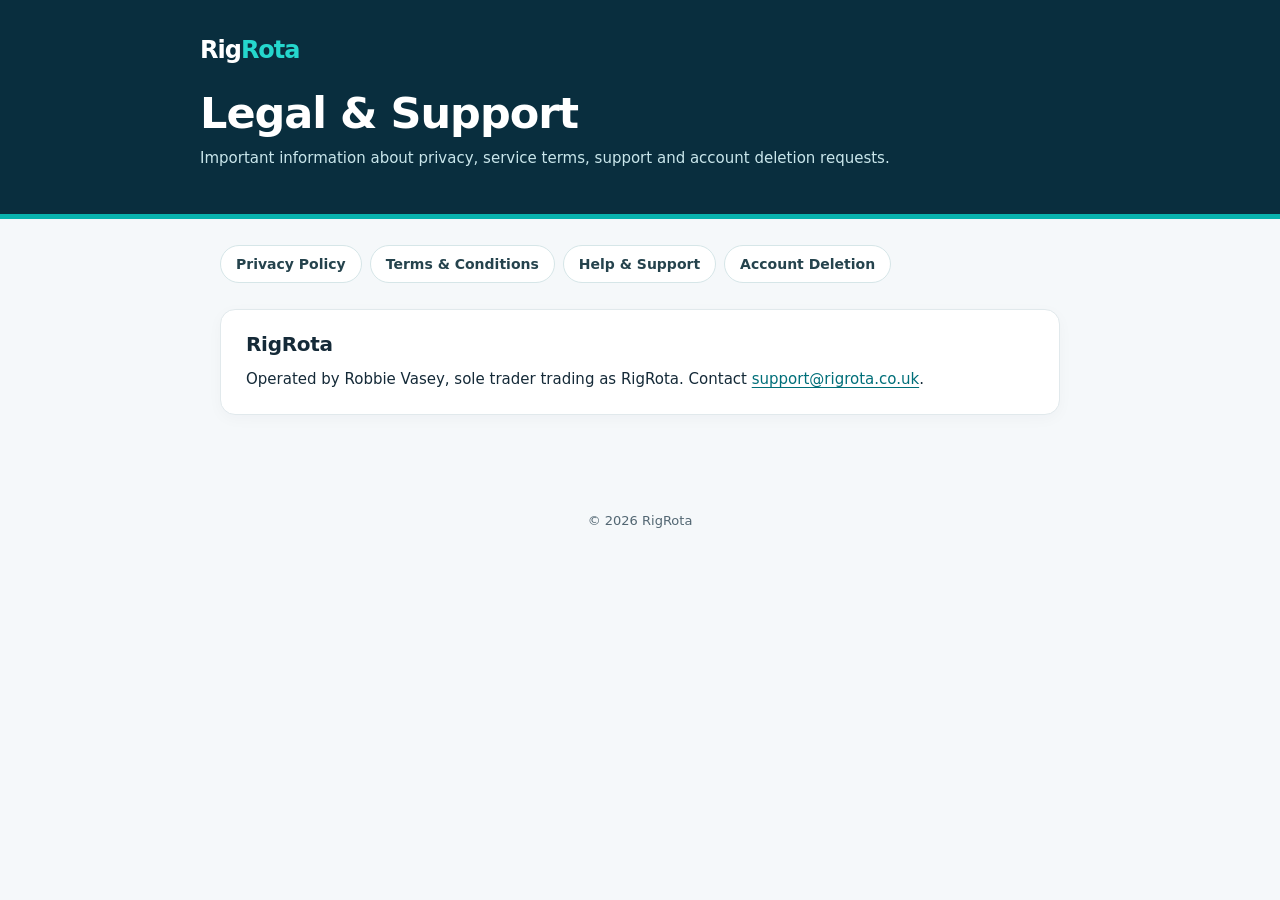
<file: index.html>
<!doctype html><html lang="en-GB"><head><meta charset="utf-8"><meta name="viewport" content="width=device-width,initial-scale=1"><title>RigRota Legal & Support</title><link rel="stylesheet" href="styles.css"></head><body><header><div class="wrap"><div class="brand">Rig<span>Rota</span></div><h1>Legal & Support</h1><p>Important information about privacy, service terms, support and account deletion requests.</p></div></header><main><nav class="nav"><a href="privacy/">Privacy Policy</a><a href="terms/">Terms & Conditions</a><a href="support/">Help & Support</a><a href="delete-account/">Account Deletion</a></nav><section><h2>RigRota</h2><p>Operated by Robbie Vasey, sole trader trading as RigRota. Contact <a href="mailto:support@rigrota.co.uk">support@rigrota.co.uk</a>.</p></section></main><footer>© 2026 RigRota</footer></body></html>
</file>
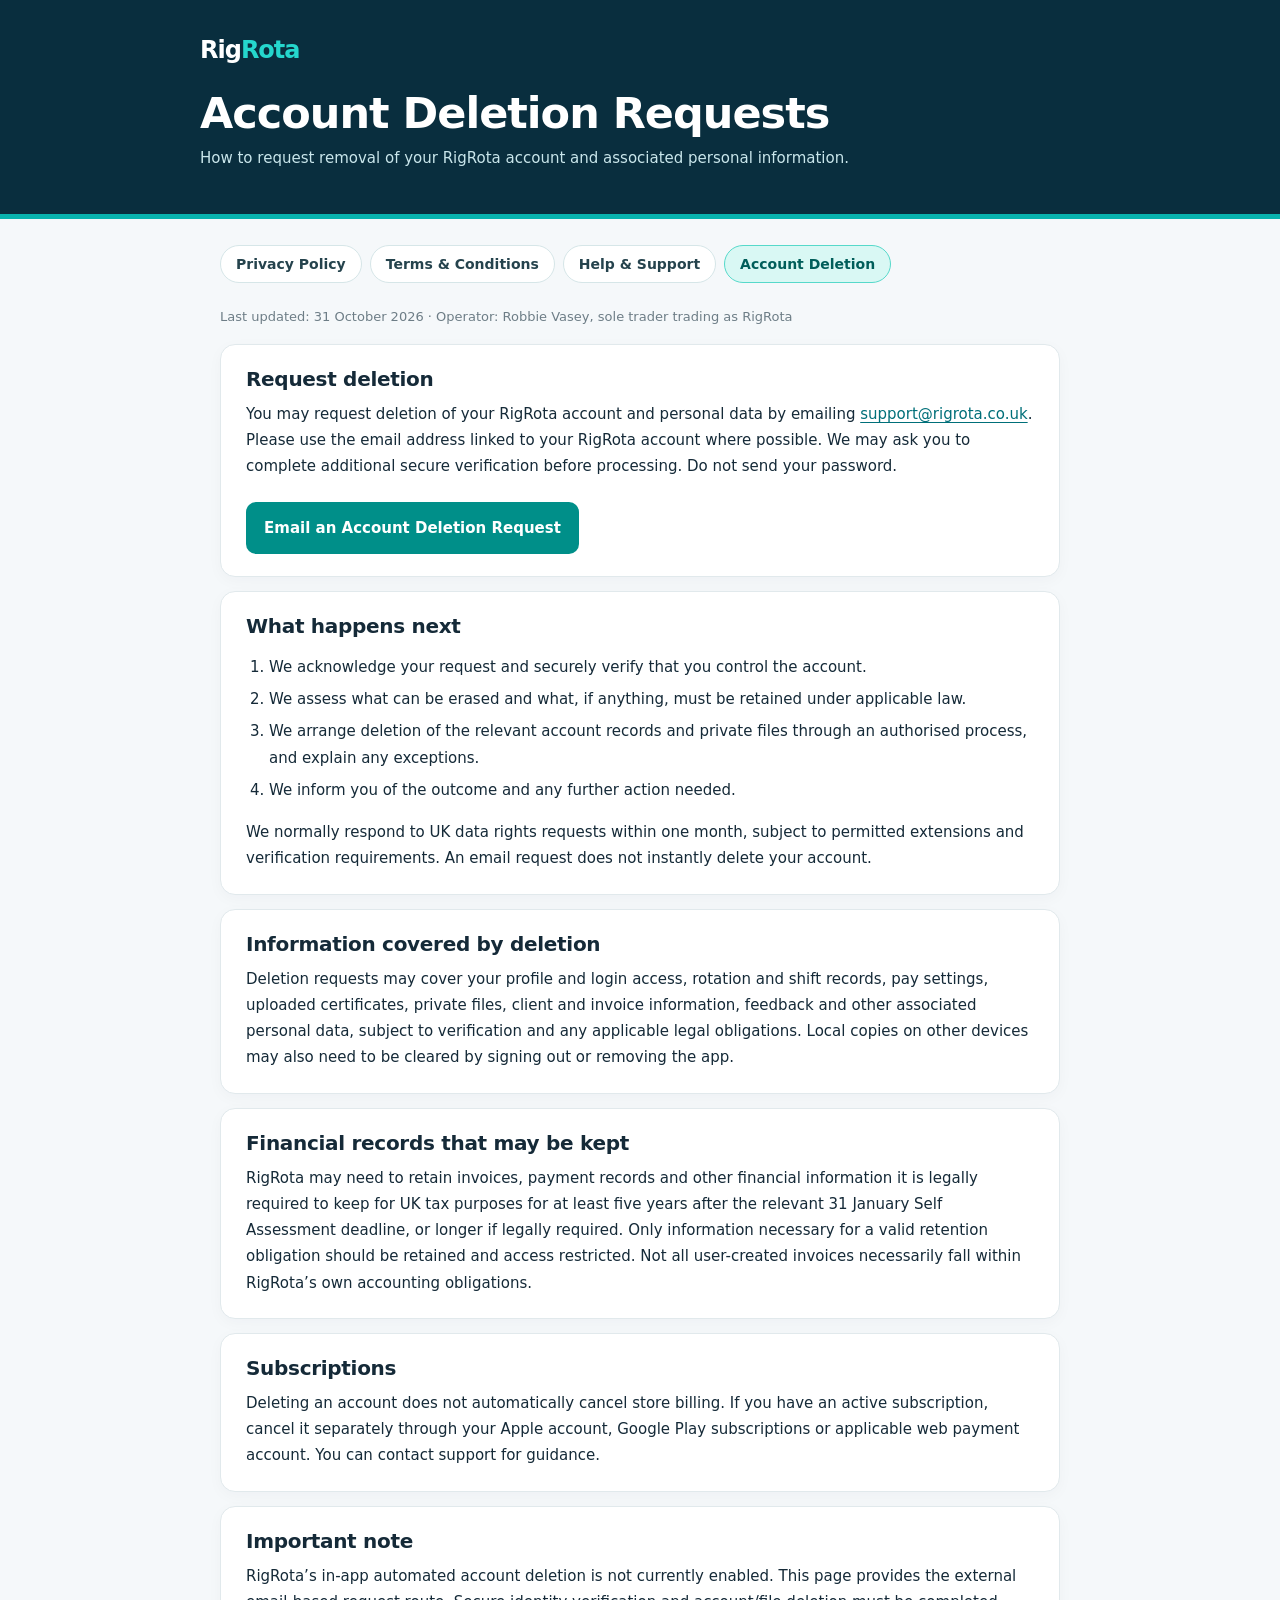
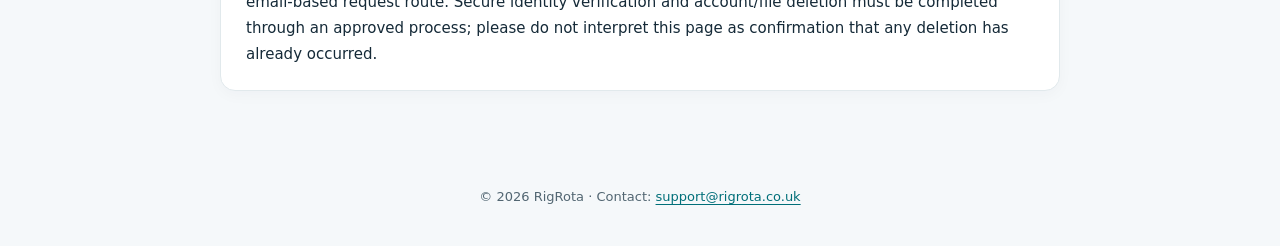
<file: delete-account/index.html>
<!doctype html><html lang="en-GB"><head><meta charset="utf-8"><meta name="viewport" content="width=device-width,initial-scale=1"><title>Account Deletion Requests | RigRota</title><meta name="description" content="How to request removal of your RigRota account and associated personal information."><link rel="stylesheet" href="../styles.css"></head>
<body><header><div class="wrap"><a class="brand" href="../">Rig<span>Rota</span></a><h1>Account Deletion Requests</h1><p>How to request removal of your RigRota account and associated personal information.</p></div></header><main><nav class="nav" aria-label="Legal pages"><a href="../privacy/">Privacy Policy</a><a href="../terms/">Terms &amp; Conditions</a><a href="../support/">Help &amp; Support</a><a href="../delete-account/" aria-current="page">Account Deletion</a></nav><div class="meta">Last updated: 31 October 2026 · Operator: Robbie Vasey, sole trader trading as RigRota</div><section><h2>Request deletion</h2><p>You may request deletion of your RigRota account and personal data by emailing <a href="mailto:support@rigrota.co.uk">support@rigrota.co.uk</a>. Please use the email address linked to your RigRota account where possible. We may ask you to complete additional secure verification before processing. Do not send your password.</p><p><a class="cta" href="mailto:support@rigrota.co.uk?subject=RigRota%20Account%20Deletion%20Request&body=I%20request%20deletion%20of%20my%20RigRota%20account.%20Please%20advise%20on%20identity%20verification%20and%20the%20deletion%20process.">Email an Account Deletion Request</a></p></section><section><h2>What happens next</h2><ol><li>We acknowledge your request and securely verify that you control the account.</li><li>We assess what can be erased and what, if anything, must be retained under applicable law.</li><li>We arrange deletion of the relevant account records and private files through an authorised process, and explain any exceptions.</li><li>We inform you of the outcome and any further action needed.</li></ol><p>We normally respond to UK data rights requests within one month, subject to permitted extensions and verification requirements. An email request does not instantly delete your account.</p></section><section><h2>Information covered by deletion</h2><p>Deletion requests may cover your profile and login access, rotation and shift records, pay settings, uploaded certificates, private files, client and invoice information, feedback and other associated personal data, subject to verification and any applicable legal obligations. Local copies on other devices may also need to be cleared by signing out or removing the app.</p></section><section><h2>Financial records that may be kept</h2><p>RigRota may need to retain invoices, payment records and other financial information it is legally required to keep for UK tax purposes for at least five years after the relevant 31 January Self Assessment deadline, or longer if legally required. Only information necessary for a valid retention obligation should be retained and access restricted. Not all user-created invoices necessarily fall within RigRota’s own accounting obligations.</p></section><section><h2>Subscriptions</h2><p>Deleting an account does not automatically cancel store billing. If you have an active subscription, cancel it separately through your Apple account, Google Play subscriptions or applicable web payment account. You can contact support for guidance.</p></section><section><h2>Important note</h2><p>RigRota’s in-app automated account deletion is not currently enabled. This page provides the external email-based request route. Secure identity verification and account/file deletion must be completed through an approved process; please do not interpret this page as confirmation that any deletion has already occurred.</p></section></main><footer>© 2026 RigRota · Contact: <a href="mailto:support@rigrota.co.uk">support@rigrota.co.uk</a></footer></body></html>
</file>
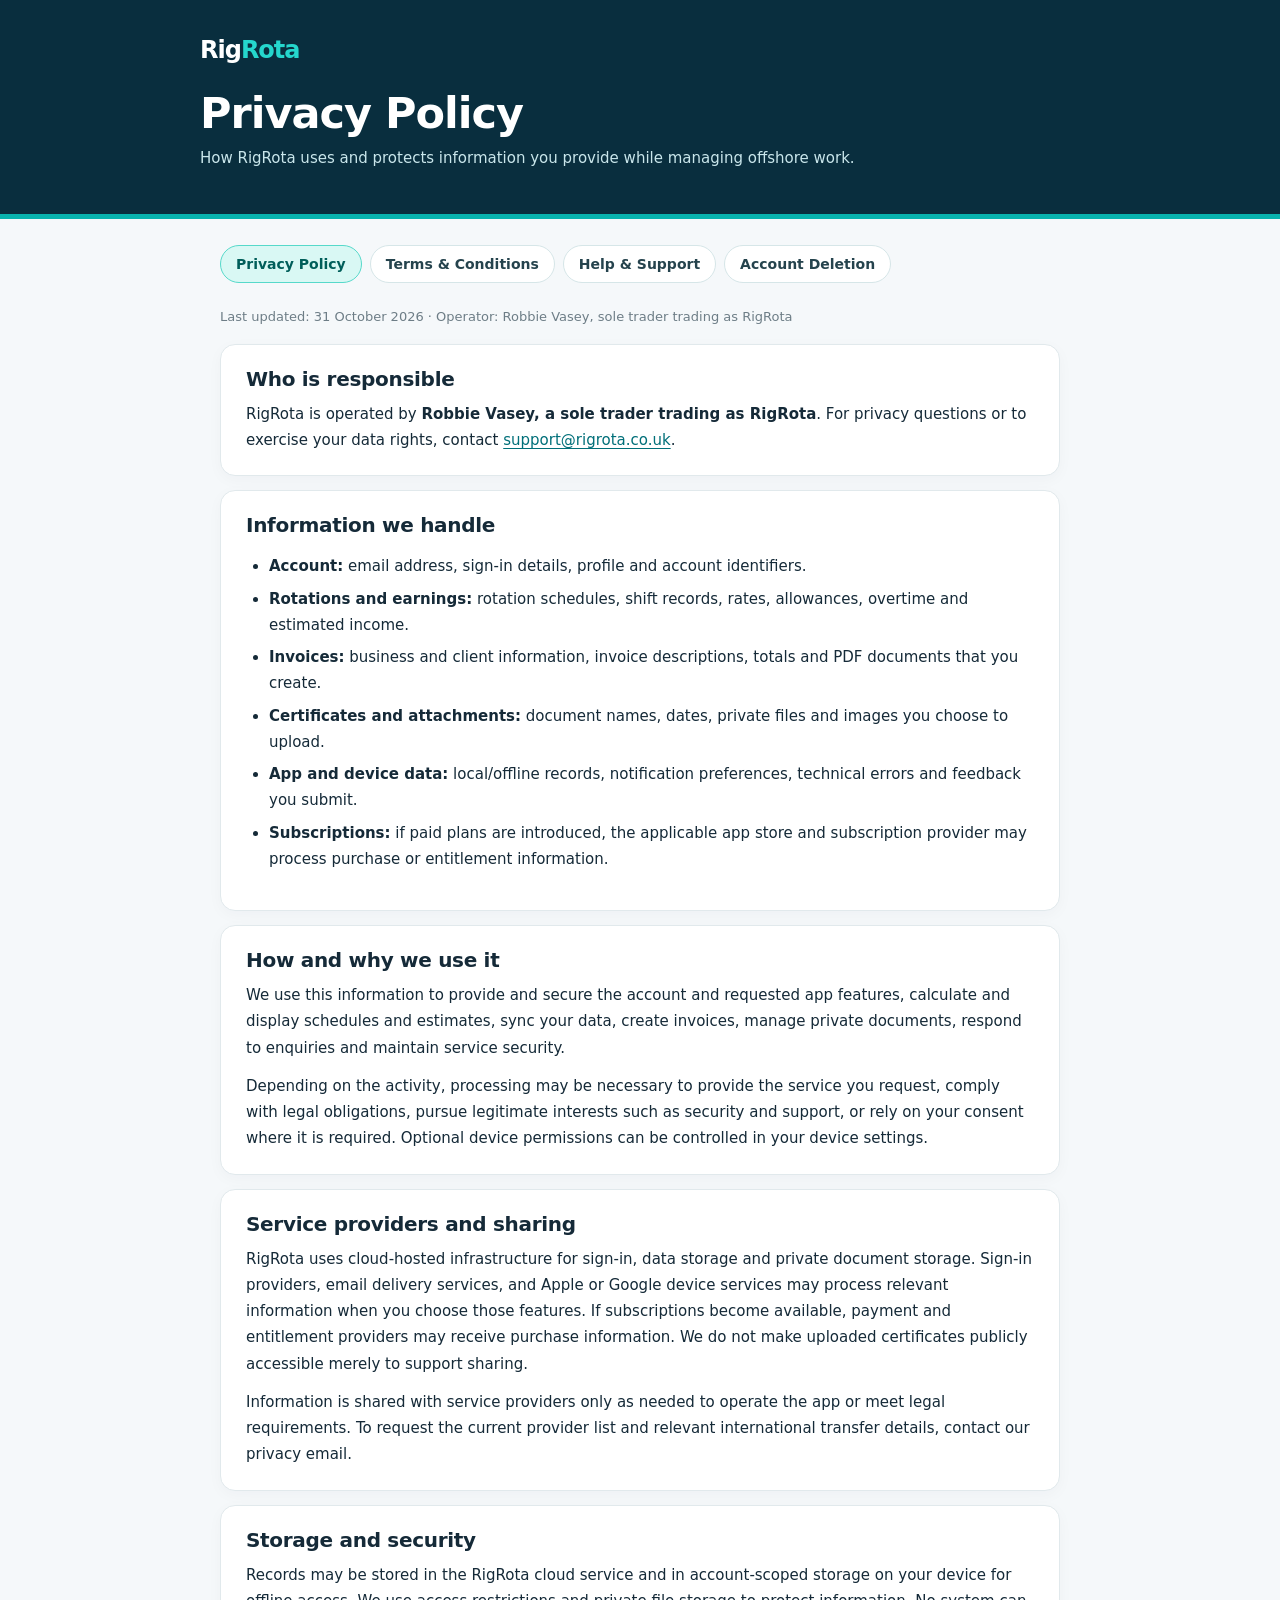
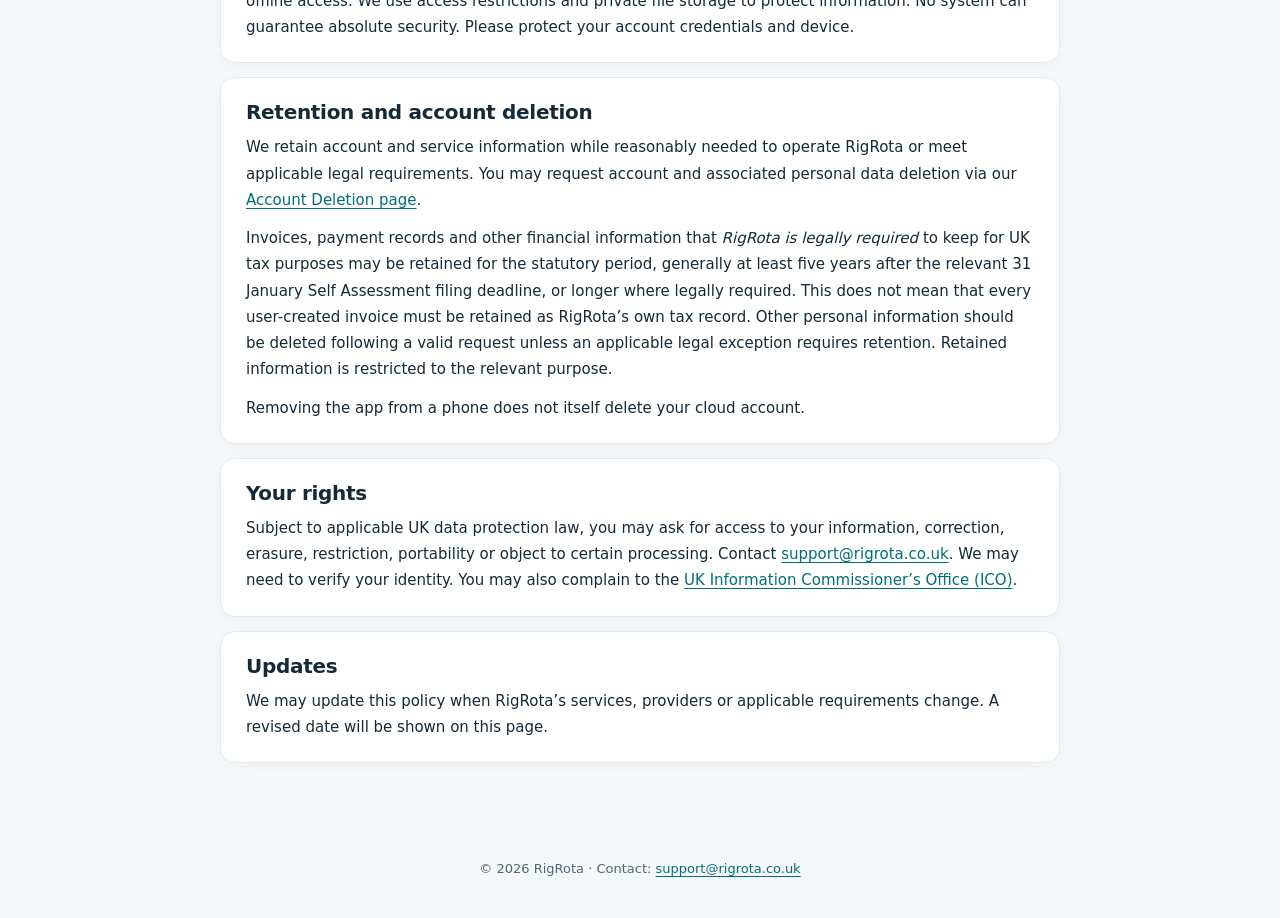
<file: privacy/index.html>
<!doctype html><html lang="en-GB"><head><meta charset="utf-8"><meta name="viewport" content="width=device-width,initial-scale=1"><title>Privacy Policy | RigRota</title><meta name="description" content="How RigRota uses and protects information you provide while managing offshore work."><link rel="stylesheet" href="../styles.css"></head>
<body><header><div class="wrap"><a class="brand" href="../">Rig<span>Rota</span></a><h1>Privacy Policy</h1><p>How RigRota uses and protects information you provide while managing offshore work.</p></div></header><main><nav class="nav" aria-label="Legal pages"><a href="../privacy/" aria-current="page">Privacy Policy</a><a href="../terms/">Terms &amp; Conditions</a><a href="../support/">Help &amp; Support</a><a href="../delete-account/">Account Deletion</a></nav><div class="meta">Last updated: 31 October 2026 · Operator: Robbie Vasey, sole trader trading as RigRota</div><section><h2>Who is responsible</h2><p>RigRota is operated by <strong>Robbie Vasey, a sole trader trading as RigRota</strong>. For privacy questions or to exercise your data rights, contact <a href="mailto:support@rigrota.co.uk">support@rigrota.co.uk</a>.</p></section><section><h2>Information we handle</h2><ul><li><strong>Account:</strong> email address, sign-in details, profile and account identifiers.</li><li><strong>Rotations and earnings:</strong> rotation schedules, shift records, rates, allowances, overtime and estimated income.</li><li><strong>Invoices:</strong> business and client information, invoice descriptions, totals and PDF documents that you create.</li><li><strong>Certificates and attachments:</strong> document names, dates, private files and images you choose to upload.</li><li><strong>App and device data:</strong> local/offline records, notification preferences, technical errors and feedback you submit.</li><li><strong>Subscriptions:</strong> if paid plans are introduced, the applicable app store and subscription provider may process purchase or entitlement information.</li></ul></section><section><h2>How and why we use it</h2><p>We use this information to provide and secure the account and requested app features, calculate and display schedules and estimates, sync your data, create invoices, manage private documents, respond to enquiries and maintain service security.</p><p>Depending on the activity, processing may be necessary to provide the service you request, comply with legal obligations, pursue legitimate interests such as security and support, or rely on your consent where it is required. Optional device permissions can be controlled in your device settings.</p></section><section><h2>Service providers and sharing</h2><p>RigRota uses cloud-hosted infrastructure for sign-in, data storage and private document storage. Sign-in providers, email delivery services, and Apple or Google device services may process relevant information when you choose those features. If subscriptions become available, payment and entitlement providers may receive purchase information. We do not make uploaded certificates publicly accessible merely to support sharing.</p><p>Information is shared with service providers only as needed to operate the app or meet legal requirements. To request the current provider list and relevant international transfer details, contact our privacy email.</p></section><section><h2>Storage and security</h2><p>Records may be stored in the RigRota cloud service and in account-scoped storage on your device for offline access. We use access restrictions and private file storage to protect information. No system can guarantee absolute security. Please protect your account credentials and device.</p></section><section><h2>Retention and account deletion</h2><p>We retain account and service information while reasonably needed to operate RigRota or meet applicable legal requirements. You may request account and associated personal data deletion via our <a href="../delete-account/">Account Deletion page</a>.</p><p>Invoices, payment records and other financial information that <em>RigRota is legally required</em> to keep for UK tax purposes may be retained for the statutory period, generally at least five years after the relevant 31 January Self Assessment filing deadline, or longer where legally required. This does not mean that every user-created invoice must be retained as RigRota’s own tax record. Other personal information should be deleted following a valid request unless an applicable legal exception requires retention. Retained information is restricted to the relevant purpose.</p><p>Removing the app from a phone does not itself delete your cloud account.</p></section><section><h2>Your rights</h2><p>Subject to applicable UK data protection law, you may ask for access to your information, correction, erasure, restriction, portability or object to certain processing. Contact <a href="mailto:support@rigrota.co.uk">support@rigrota.co.uk</a>. We may need to verify your identity. You may also complain to the <a href="https://ico.org.uk/make-a-complaint/" rel="noopener noreferrer">UK Information Commissioner’s Office (ICO)</a>.</p></section><section><h2>Updates</h2><p>We may update this policy when RigRota’s services, providers or applicable requirements change. A revised date will be shown on this page.</p></section></main><footer>© 2026 RigRota · Contact: <a href="mailto:support@rigrota.co.uk">support@rigrota.co.uk</a></footer></body></html>
</file>
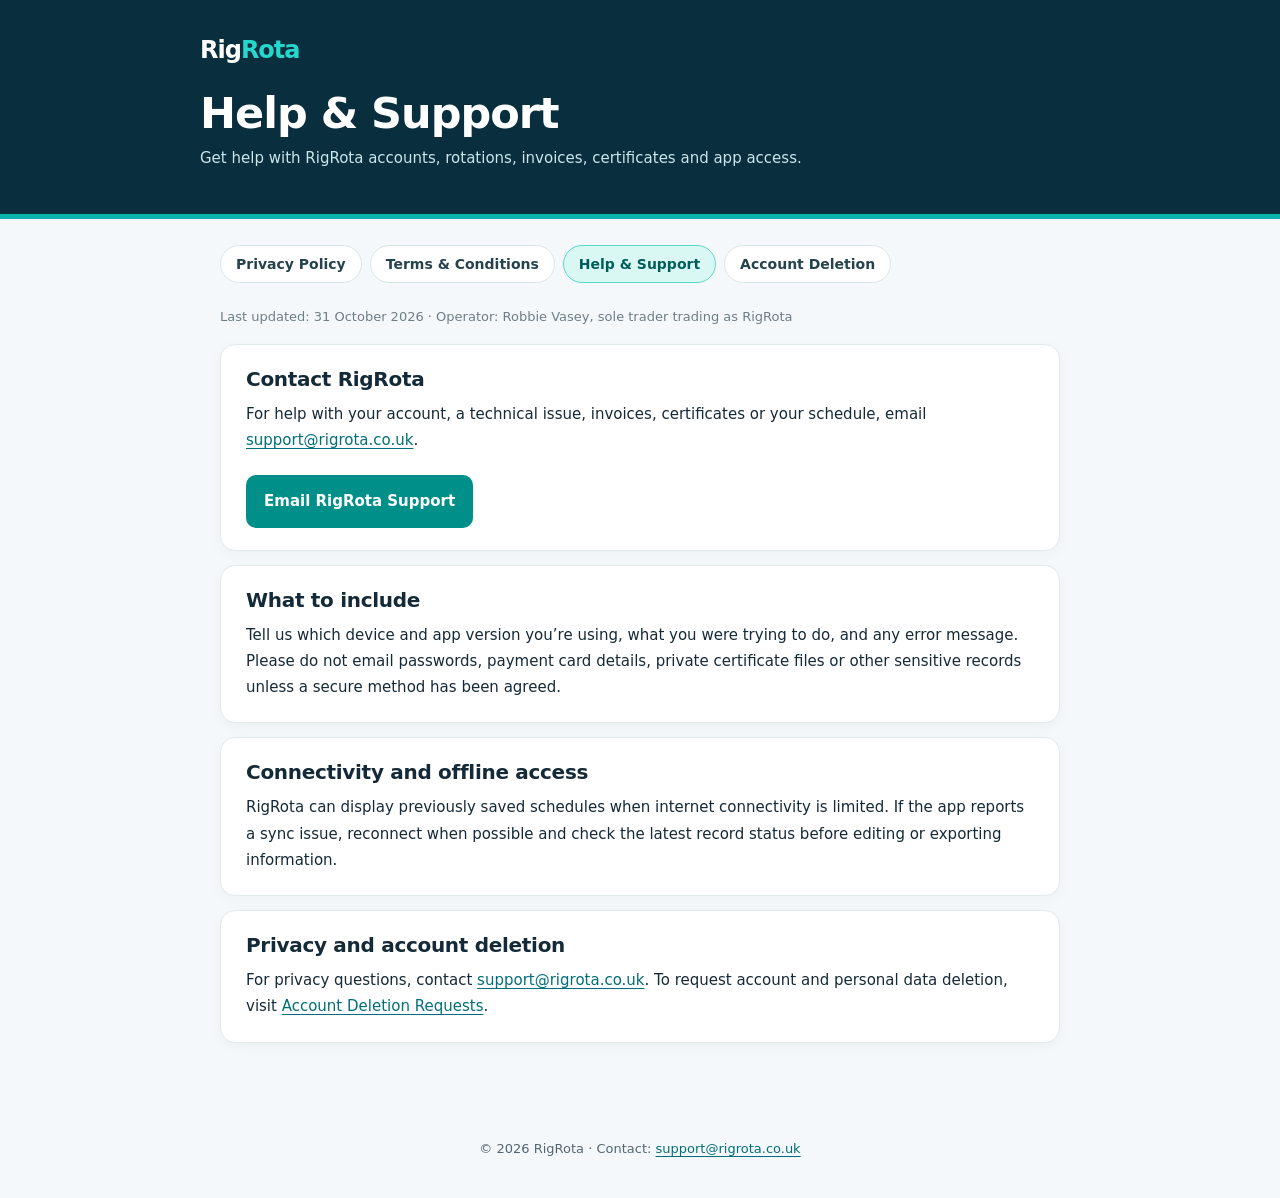
<file: support/index.html>
<!doctype html><html lang="en-GB"><head><meta charset="utf-8"><meta name="viewport" content="width=device-width,initial-scale=1"><title>Help &amp; Support | RigRota</title><meta name="description" content="Get help with RigRota accounts, rotations, invoices, certificates and app access."><link rel="stylesheet" href="../styles.css"></head>
<body><header><div class="wrap"><a class="brand" href="../">Rig<span>Rota</span></a><h1>Help &amp; Support</h1><p>Get help with RigRota accounts, rotations, invoices, certificates and app access.</p></div></header><main><nav class="nav" aria-label="Legal pages"><a href="../privacy/">Privacy Policy</a><a href="../terms/">Terms &amp; Conditions</a><a href="../support/" aria-current="page">Help &amp; Support</a><a href="../delete-account/">Account Deletion</a></nav><div class="meta">Last updated: 31 October 2026 · Operator: Robbie Vasey, sole trader trading as RigRota</div><section><h2>Contact RigRota</h2><p>For help with your account, a technical issue, invoices, certificates or your schedule, email <a href="mailto:support@rigrota.co.uk">support@rigrota.co.uk</a>.</p><p><a class="cta" href="mailto:support@rigrota.co.uk?subject=RigRota%20Support%20Request">Email RigRota Support</a></p></section><section><h2>What to include</h2><p>Tell us which device and app version you’re using, what you were trying to do, and any error message. Please do not email passwords, payment card details, private certificate files or other sensitive records unless a secure method has been agreed.</p></section><section><h2>Connectivity and offline access</h2><p>RigRota can display previously saved schedules when internet connectivity is limited. If the app reports a sync issue, reconnect when possible and check the latest record status before editing or exporting information.</p></section><section><h2>Privacy and account deletion</h2><p>For privacy questions, contact <a href="mailto:support@rigrota.co.uk">support@rigrota.co.uk</a>. To request account and personal data deletion, visit <a href="../delete-account/">Account Deletion Requests</a>.</p></section></main><footer>© 2026 RigRota · Contact: <a href="mailto:support@rigrota.co.uk">support@rigrota.co.uk</a></footer></body></html>
</file>
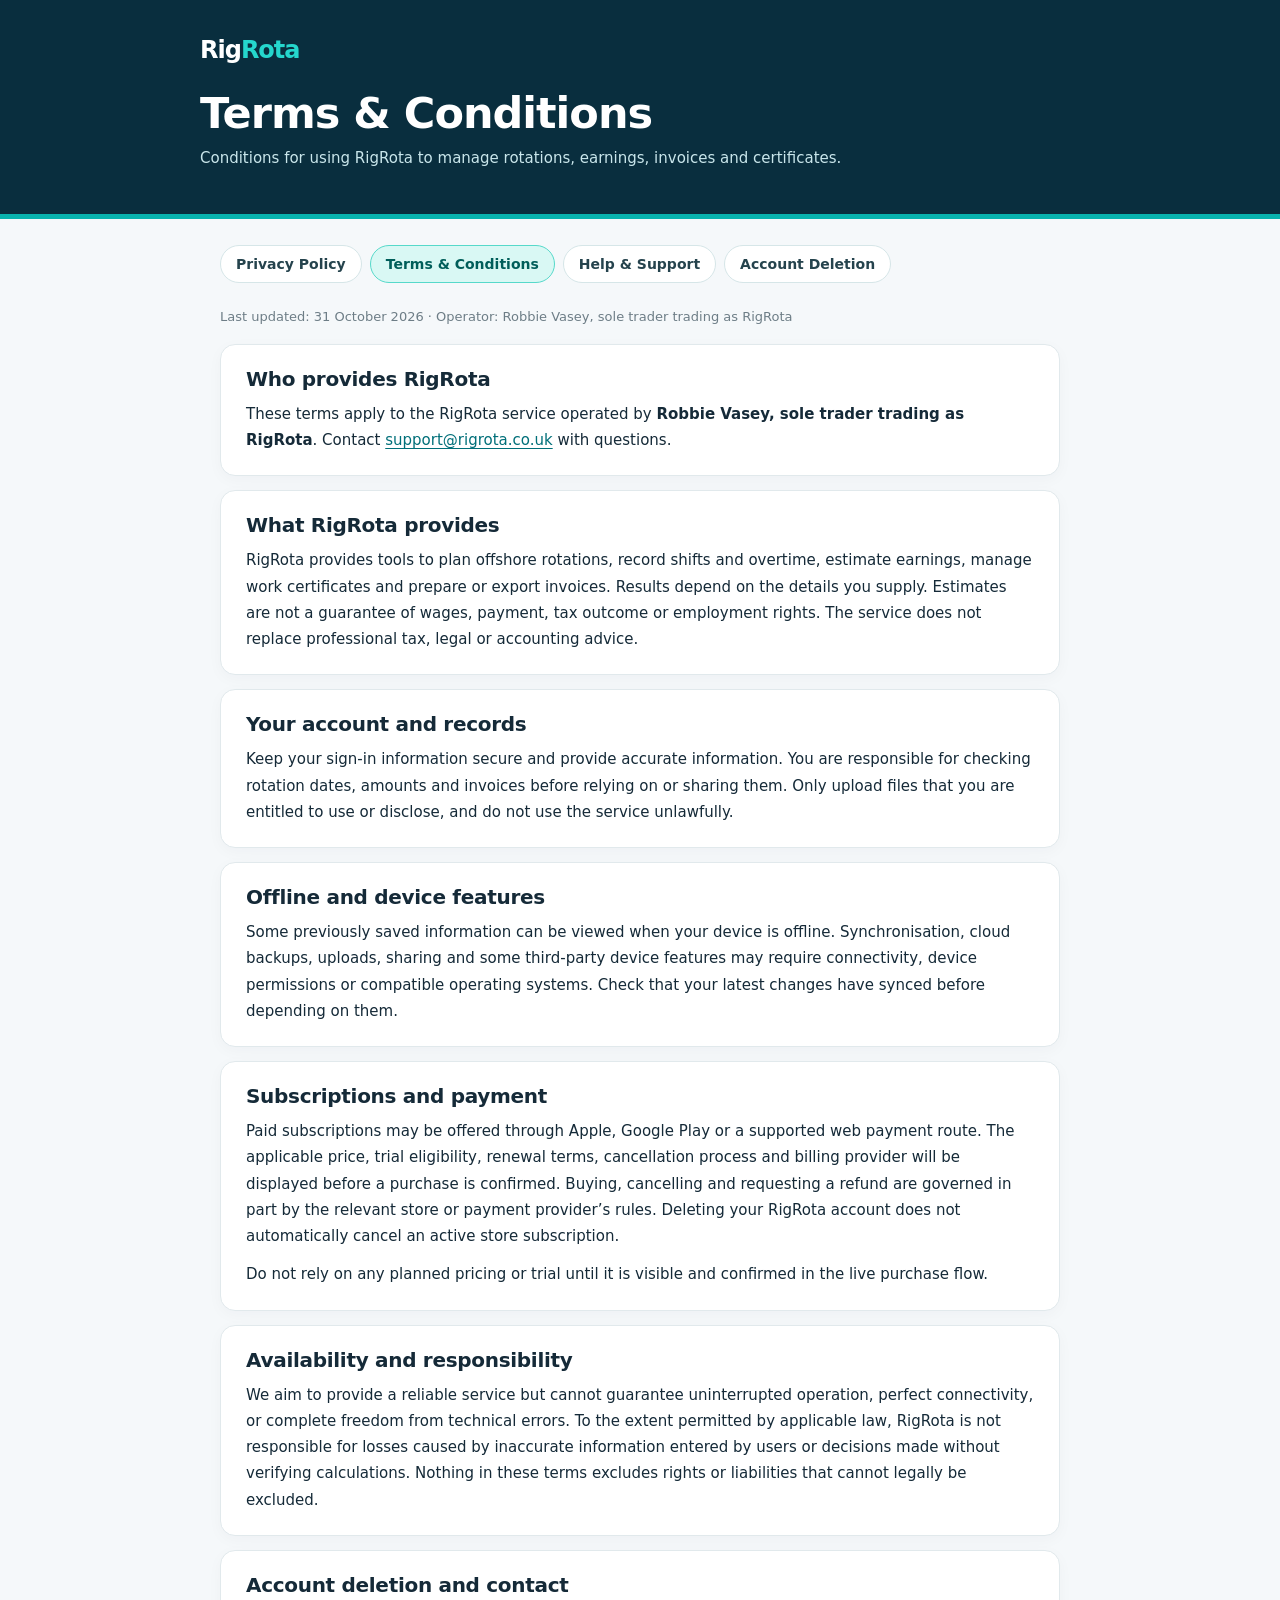
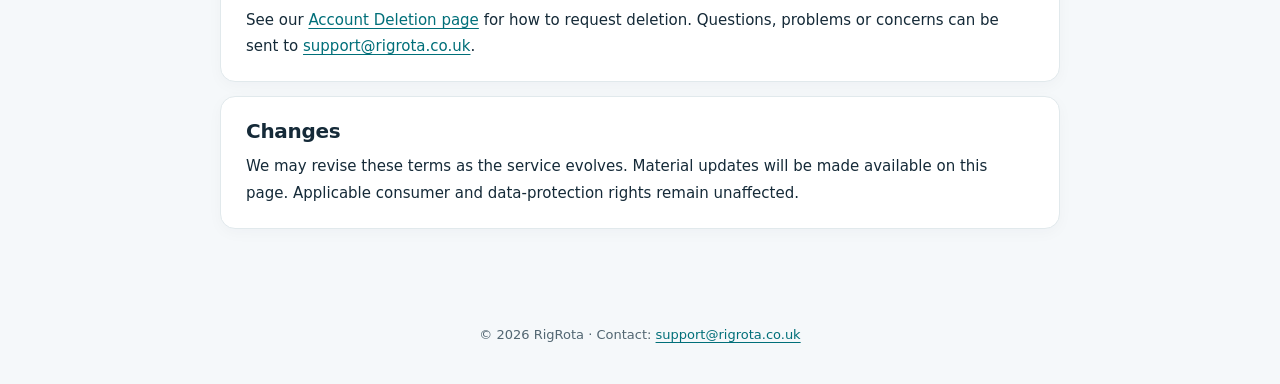
<file: terms/index.html>
<!doctype html><html lang="en-GB"><head><meta charset="utf-8"><meta name="viewport" content="width=device-width,initial-scale=1"><title>Terms &amp; Conditions | RigRota</title><meta name="description" content="Conditions for using RigRota to manage rotations, earnings, invoices and certificates."><link rel="stylesheet" href="../styles.css"></head>
<body><header><div class="wrap"><a class="brand" href="../">Rig<span>Rota</span></a><h1>Terms &amp; Conditions</h1><p>Conditions for using RigRota to manage rotations, earnings, invoices and certificates.</p></div></header><main><nav class="nav" aria-label="Legal pages"><a href="../privacy/">Privacy Policy</a><a href="../terms/" aria-current="page">Terms &amp; Conditions</a><a href="../support/">Help &amp; Support</a><a href="../delete-account/">Account Deletion</a></nav><div class="meta">Last updated: 31 October 2026 · Operator: Robbie Vasey, sole trader trading as RigRota</div><section><h2>Who provides RigRota</h2><p>These terms apply to the RigRota service operated by <strong>Robbie Vasey, sole trader trading as RigRota</strong>. Contact <a href="mailto:support@rigrota.co.uk">support@rigrota.co.uk</a> with questions.</p></section><section><h2>What RigRota provides</h2><p>RigRota provides tools to plan offshore rotations, record shifts and overtime, estimate earnings, manage work certificates and prepare or export invoices. Results depend on the details you supply. Estimates are not a guarantee of wages, payment, tax outcome or employment rights. The service does not replace professional tax, legal or accounting advice.</p></section><section><h2>Your account and records</h2><p>Keep your sign-in information secure and provide accurate information. You are responsible for checking rotation dates, amounts and invoices before relying on or sharing them. Only upload files that you are entitled to use or disclose, and do not use the service unlawfully.</p></section><section><h2>Offline and device features</h2><p>Some previously saved information can be viewed when your device is offline. Synchronisation, cloud backups, uploads, sharing and some third-party device features may require connectivity, device permissions or compatible operating systems. Check that your latest changes have synced before depending on them.</p></section><section><h2>Subscriptions and payment</h2><p>Paid subscriptions may be offered through Apple, Google Play or a supported web payment route. The applicable price, trial eligibility, renewal terms, cancellation process and billing provider will be displayed before a purchase is confirmed. Buying, cancelling and requesting a refund are governed in part by the relevant store or payment provider’s rules. Deleting your RigRota account does not automatically cancel an active store subscription.</p><p>Do not rely on any planned pricing or trial until it is visible and confirmed in the live purchase flow.</p></section><section><h2>Availability and responsibility</h2><p>We aim to provide a reliable service but cannot guarantee uninterrupted operation, perfect connectivity, or complete freedom from technical errors. To the extent permitted by applicable law, RigRota is not responsible for losses caused by inaccurate information entered by users or decisions made without verifying calculations. Nothing in these terms excludes rights or liabilities that cannot legally be excluded.</p></section><section><h2>Account deletion and contact</h2><p>See our <a href="../delete-account/">Account Deletion page</a> for how to request deletion. Questions, problems or concerns can be sent to <a href="mailto:support@rigrota.co.uk">support@rigrota.co.uk</a>.</p></section><section><h2>Changes</h2><p>We may revise these terms as the service evolves. Material updates will be made available on this page. Applicable consumer and data-protection rights remain unaffected.</p></section></main><footer>© 2026 RigRota · Contact: <a href="mailto:support@rigrota.co.uk">support@rigrota.co.uk</a></footer></body></html>
</file>
<file: styles.css>
:root{color-scheme:light;font-family:system-ui,-apple-system,Segoe UI,Roboto,sans-serif;color:#152a38;background:#f5f8fa}
*{box-sizing:border-box}body{margin:0}a{color:#006f79;text-underline-offset:3px}a:hover{color:#004956}
header{background:#092e3e;color:white;padding:36px 24px 42px;border-bottom:5px solid #08b3ae}header .wrap{max-width:880px;margin:auto}
.brand{display:inline-block;font-weight:800;font-size:24px;letter-spacing:-1px;color:white;text-decoration:none}.brand span{color:#25d7cd}
h1{font-size:clamp(28px,5vw,43px);line-height:1.15;letter-spacing:-1px;margin:25px 0 8px}header p{line-height:1.7;color:#c9e6eb;max-width:740px;margin:0}
main{max-width:880px;margin:0 auto;padding:26px 20px 60px}.nav{display:flex;flex-wrap:wrap;gap:8px;margin-bottom:26px}.nav a{display:inline-block;border:1px solid #d6e6e8;border-radius:50px;background:white;padding:10px 15px;text-decoration:none;color:#25434d;font-size:14px;font-weight:650}.nav a[aria-current=page]{background:#d9f8f4;border-color:#56d9ca;color:#005e5a}
section{background:white;border:1px solid #e1e9ec;border-radius:15px;padding:22px 25px;margin:14px 0;box-shadow:0 4px 15px rgba(20,40,50,.03)}h2{font-size:20px;letter-spacing:-.3px;margin:0 0 10px}p,li{line-height:1.75;font-size:15px}p{margin:0 0 12px}p:last-child{margin-bottom:0}li{margin:6px 0}ul,ol{padding-left:23px}.meta{color:#6d7d86;font-size:13px;margin-bottom:20px}
.cta{display:inline-block;background:#008f89;color:white;border-radius:10px;font-weight:700;text-decoration:none;padding:13px 18px;margin-top:10px}.cta:hover{background:#006c66;color:white}
footer{text-align:center;font-size:13px;color:#526672;padding:24px 20px 42px}.notice{background:#effcfa;border-left:4px solid #00aaa2;padding:16px;border-radius:8px;margin-bottom:16px}
@media(max-width:550px){header{padding:26px 18px 30px}main{padding:18px 13px 35px}section{padding:18px}.nav a{font-size:12px;padding:9px 11px}}
</file>
